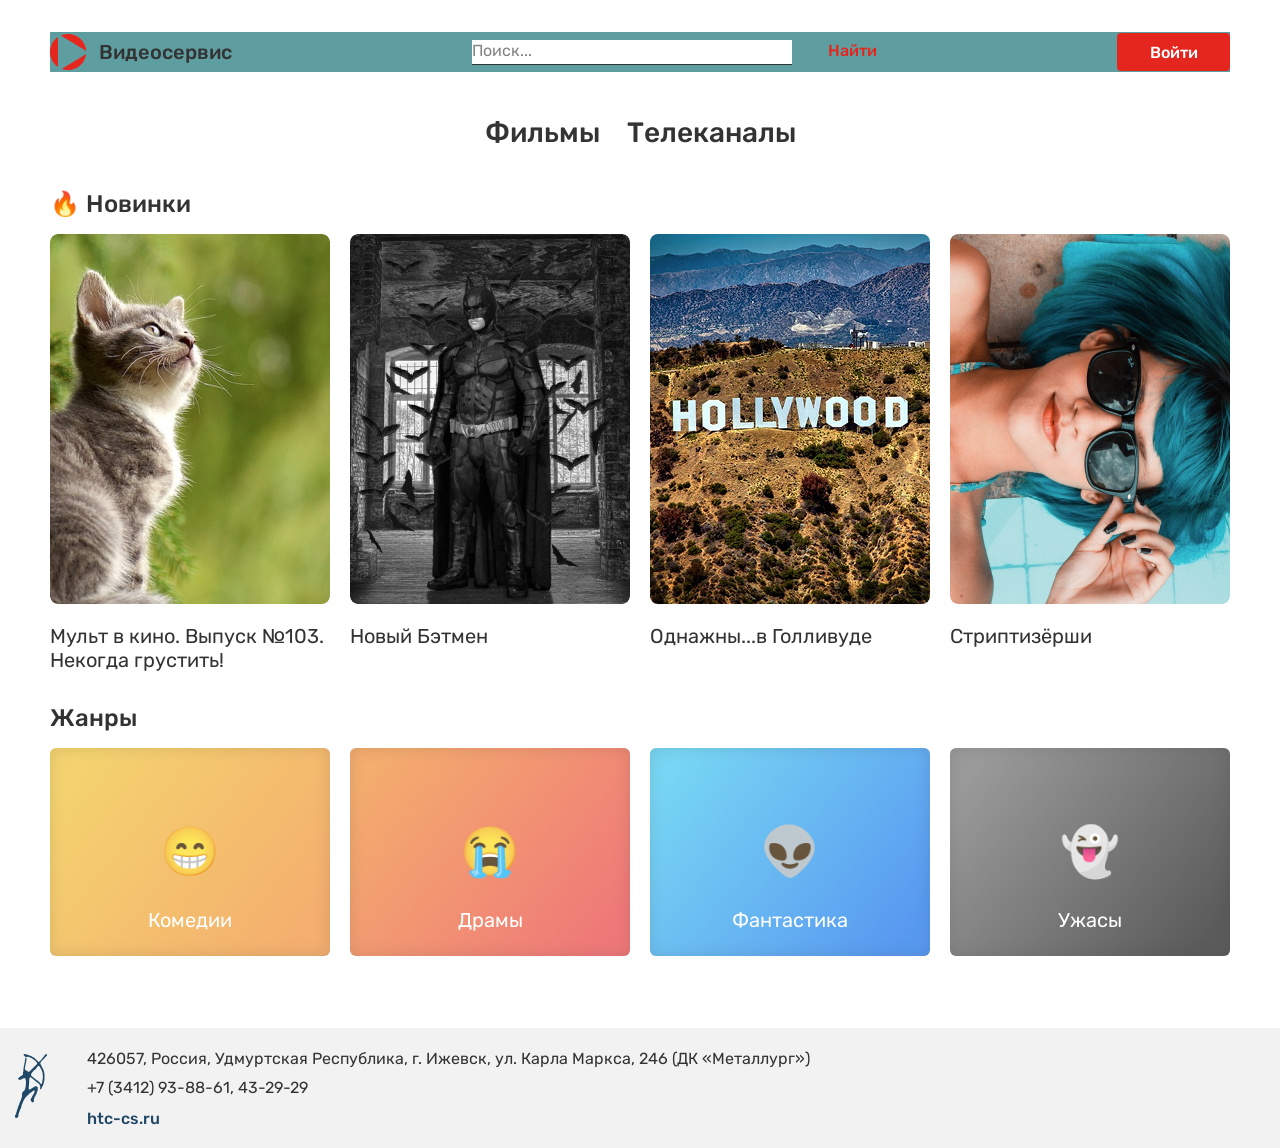
<file: index.html>
<!DOCTYPE html>
<html lang="ru">
<head>
    <meta charset="UTF-8">
    <meta name="viewport" content="width=device-width, initial-scale=1.0">
    <link rel="stylesheet" href="CSS/style.css">
    <title>Телевидение</title>
</head>
<body>
    <div class="container">
        <header class="header">
            <div class="header__logo">
                <img src="IMG/sign(2).png" alt="logo">
                <p class="header__logo-txt">Видеосервис</p>
            </div>
            <form>
                <input class="header__search-txt" type="text" placeholder="Поиск...">
                <input class="header__search-btn" type="button" value="Найти">
            </form>
            <form>
                <input class="header__auth-btn" type="button" value="Войти" onclick="window.location.href = 'registration.html';">
            </form>
        </header>
        
        
        <main>
            <nav class="nav">
                <a class="nav__a" href="index.html">Фильмы</a>
                <a class="nav__a" href="channel.html">Телеканалы</a>
            </nav>
            <div class="new">
                <p class="new__caption"> &#128293; Новинки</p>
                <div class="movies">
                  <div class="movies__item">
                    <img class="movies__item-img" src="IMG/picture(5).png" alt="mult about cat">
                    <p class="movies__item-p">Мульт в кино. Выпуск №103. Некогда грустить!</p>
                    <p class="movies__item-desc">Мультик про котенка</p>
                  </div>
                  <div class="movies__item">
                    <img class="movies__item-img" src="IMG/picture(6).png" alt="bat">
                    <p class="movies__item-p">Новый Бэтмен</p>
                    <p class="movies__item-desc">Фильм про Бэтмена</p>
                  </div>
                  <div class="movies__item">
                    <img class="movies__item-img" src="IMG/image(2).png" alt="hollywood">
                    <p class="movies__item-p">Однажны...в Голливуде</p>
                    <p class="movies__item-desc">Фильм повествует о череде событий, произошедших в Голливуде в 1969 году, на закате его «золотого века». Известный актер Рик Далтон и его дублер Клифф Бут пытаются найти свое место в стремительно меняющемся мире киноиндустрии.</p>
                  </div>
                  <div class="movies__item">
                    <img class="movies__item-img" src="IMG/picture(7).png" alt="strip">
                    <p class="movies__item-p">Стриптизёрши</p>
                    <p class="movies__item-desc">Фильм про стриптизёрш</p>
                  </div>
                </div>
               </div>


                <div class="ganres">
                    <p class="new__caption">Жанры</p>
                    <div class="ganres-gallery">
                        <div class="ganres-gallery__item comedy">
                            <p class="ganres-gallery__item-emj">&#128513;</p>
                            <p class="ganres-gallery__item-p">Комедии</p>
                        </div>
                        <div class="ganres-gallery__item dram">
                            <p class="ganres-gallery__item-emj">&#128557;</p>
                            <p class="ganres-gallery__item-p">Драмы</p>
                        </div>
                        <div class="ganres-gallery__item fant">
                            <p class="ganres-gallery__item-emj">&#128125;</p>
                            <p class="ganres-gallery__item-p">Фантастика</p>
                        </div>
                        <div class="ganres-gallery__item horror">
                            <p class="ganres-gallery__item-emj">&#128123;</p>
                            <p class="ganres-gallery__item-p">Ужасы</p>
                        </div>
                    </div>
                </div>
        </main>
        </div>

    <footer class="footer">
        <div class="footer-container ">
            <div class="footer__logo">
                <img src="IMG/Vector(5).png" alt="Стрелец">
            </div>   
            <div class="footer__info">
                <p class="footer__info-p">426057, Россия, Удмуртская Республика, г. Ижевск, ул. Карла Маркса, 246 (ДК «Металлург»)</p>
                <p class="footer__info-p">+7 (3412) 93-88-61, 43-29-29</p>
                <a href="#" class="footer__info-a">htc-cs.ru</a>
            </div>
        </div>
    </footer>
</body>
</html>
</file>
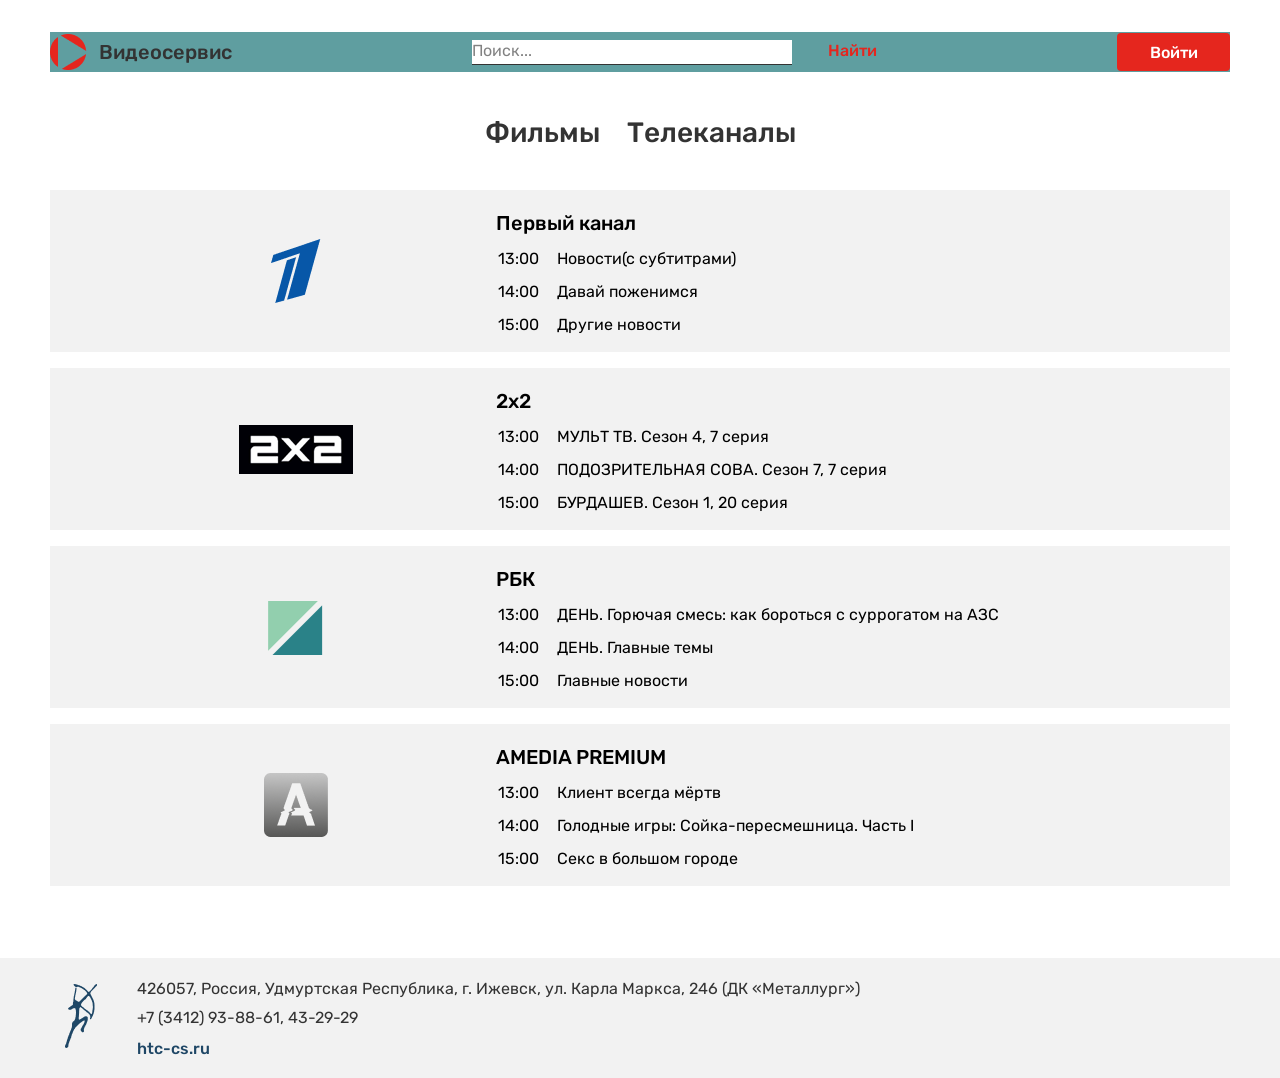
<file: channel.html>
<!DOCTYPE html>
<html lang="ru">
<head>
    <meta charset="UTF-8">
    <meta name="viewport" content="width=device-width, initial-scale=1.0">
    <link rel="stylesheet" href="CSS/style.css">
    <title>Телевидение</title>
</head>
<body>
    <div class="container">
        <header class="header">
            <div class="header__logo">
                <img src="IMG/sign(2).png" alt="logo">
                <p class="header__logo-txt">Видеосервис</p>
            </div>
            <form>
                <input class="header__search-txt" type="text" placeholder="Поиск...">
                <input class="header__search-btn" type="button" value="Найти">
            </form>
            <form>
                <input class="header__auth-btn" type="button" value="Войти" onclick="window.location.href = 'registration.html';">
            </form>
        </header>
        
        


        
        <main>
            <nav class="nav">
                <a class="nav__a" href="index.html">Фильмы</a>
                <a class="nav__a" href="channel.html">Телеканалы</a>
            </nav>
            <div class="scroll-cont">
            <div class="channels">
                <div class="channels__first">
                    <div class="channels__first-logo">
                        <img src="IMG/1st(1).png" alt="1 канал">
                    </div>
                    <div class="channels__first-text">
                        <p class="channels__first-text-zagolovok">Первый канал</p>
                        <table>
                            <tr>
                                <td class="channels__first-date">13:00</td>
                                <td class="channels__first-prog">Новости(с субтитрами)</td>
                                </tr>
                                 <tr>
                                <td class="channels__first-date">14:00</td>
                                <td class="channels__first-prog">Давай поженимся</td>
                                </tr>
                                 <tr>
                                <td class="channels__first-date">15:00</td>
                                <td class="channels__first-prog">Другие новости</td>
                                </tr>
                        </table>
                        </div>
                    </div>
                

                 <div class="channels__first">
                    <div class="channels__first-logo">
                        <img src="IMG/logo(1).png" alt="2x2">
                    </div>
                    <div class="channels__first-text">
                        <p class="channels__first-text-zagolovok">2x2</p>
                        <table>
                            <tr>
                                <td class="channels__first-date">13:00</td>
                                <td class="channels__first-prog">МУЛЬТ ТВ. Сезон 4, 7 серия</td>
                                </tr>
                                 <tr>
                                <td class="channels__first-date">14:00</td>
                                <td class="channels__first-prog">ПОДОЗРИТЕЛЬНАЯ СОВА. Сезон 7, 7 серия</td>
                                </tr>
                                 <tr>
                                <td class="channels__first-date">15:00</td>
                                <td class="channels__first-prog">БУРДАШЕВ. Сезон 1, 20 серия</td>
                                </tr>
                        </table>
                        </div>
                    </div>

                    <div class="channels__first">
                    <div class="channels__first-logo">
                        <img src="IMG/rbk.png" alt="РБК">
                    </div>
                    <div class="channels__first-text">
                        <p class="channels__first-text-zagolovok">РБК</p>
                        <table>
                            <tr>
                                <td class="channels__first-date">13:00</td>
                                <td class="channels__first-prog">ДЕНЬ. Горючая смесь: как бороться с суррогатом на АЗС</td>
                                </tr>
                                 <tr>
                                <td class="channels__first-date">14:00</td>
                                <td class="channels__first-prog">ДЕНЬ. Главные темы</td>
                                </tr>
                                 <tr>
                                <td class="channels__first-date">15:00</td>
                                <td class="channels__first-prog">Главные новости</td>
                                </tr>
                        </table>
                        </div>
                    </div>

                    <div class="channels__first">
                    <div class="channels__first-logo">
                        <img src="IMG/amed.png" alt="Amedia">
                    </div>
                    <div class="channels__first-text">
                        <p class="channels__first-text-zagolovok">AMEDIA PREMIUM</p>
                        <table>
                            <tr>
                                <td class="channels__first-date">13:00</td>
                                <td class="channels__first-prog">Клиент всегда мёртв</td>
                                </tr>
                                 <tr>
                                <td class="channels__first-date">14:00</td>
                                <td class="channels__first-prog">Голодные игры: Сойка-пересмешница. Часть I</td>
                                </tr>
                                 <tr>
                                <td class="channels__first-date">15:00</td>
                                <td class="channels__first-prog">Секс в большом городе</td>
                                </tr>
                        </table>
                        </div>
                    </div>

                    
                </div>
            </div>
            </main>
            </div>
            <footer class="footer">
        <div class="footer-container container">
            <div class="footer__logo">
                <img src="IMG/Vector(5).png" alt="Стрелец">
            </div>   
            <div class="footer__info">
                <p class="footer__info-p">426057, Россия, Удмуртская Республика, г. Ижевск, ул. Карла Маркса, 246 (ДК «Металлург»)</p>
                <p class="footer__info-p">+7 (3412) 93-88-61, 43-29-29</p>
                <a href="#" class="footer__info-a">htc-cs.ru</a>
            </div>
        </div>
    </footer>
</body>
</html>
</file>
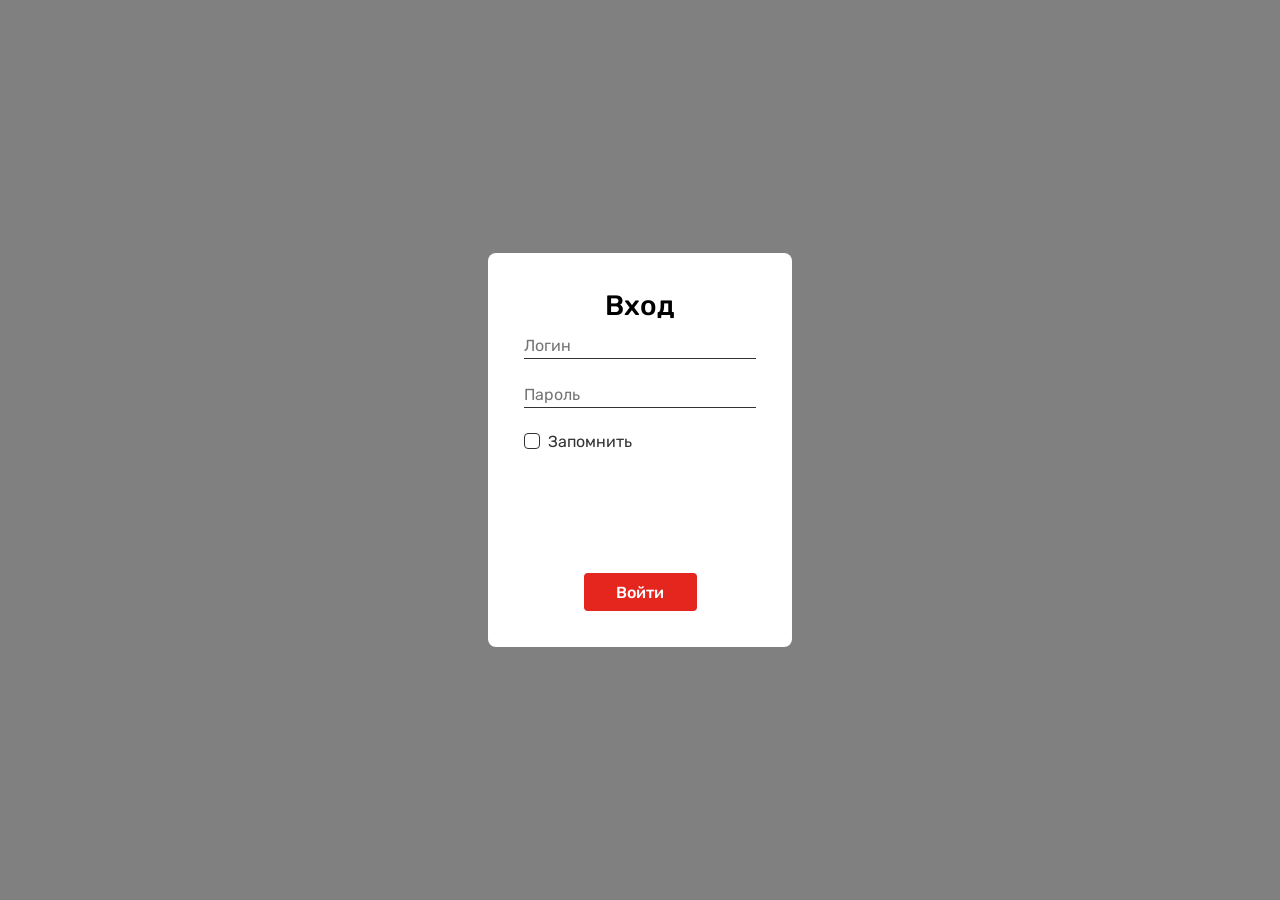
<file: registration.html>
<!DOCTYPE html>
<html lang="ru">
<head>
    <meta charset="UTF-8">
    <meta name="viewport" content="width=device-width, initial-scale=1.0">
    <link rel="stylesheet" href="CSS/style.css">
    <title>Телевидение</title>
</head>
   <div class="container__reg">
  <div class="registration">
    <div class="registration__txt">
      <p class="registration__txt-1">Вход</p>
    </div>
    <div class="inputs-block">
      <input type="text" class="registration__pole" placeholder="Логин">
      <input type="text" class="registration__pole" placeholder="Пароль">
      <div class="modal__login-checkbox">
        <label class="checkbox-wrapper">
          <input type="checkbox" id="check1" class="native-checkbox">
      
            <span class="checkmark">&#10004;</span>
          
          <span class="checkbox-text">Запомнить</span>
        </label>
      </div>
    </div>
    <div class="registration__button-block">
      <input type="button" class="registration__button" value="Войти">
    </div>
  </div>
</div>


</body>
</file>
<file: CSS/style.css>
*{
margin: 0;
padding: 0;
}

@font-face {
    font-family: Rubik-Medium;
    src: url(../FONTS/Rubik-Medium.ttf);
}
@font-face {
    font-family: Rubik-Regular;
    src: url(../FONTS/Rubik-Regular.ttf);
}
.container{
max-width: 1180px;
/* height: 100vh; */
/* background-color: bisque; */
margin: 0 auto;
}

.header{
height: 40px;
background-color: cadetblue;
margin-top: 32px;
display: flex;
justify-content: space-between;
align-items: center;
}

.header__logo{
display: flex;
align-items: center;
}

.header__logo-txt{
font-family: Rubik-Medium;
font-size: 20px;
color: #333333;
margin-left: 11.88px;
}

.header__search-txt{
width: 320px;
height: 25px;
border: none;
border-bottom: 1px #333333 solid;
color: #333333;
}

.header__search-txt::placeholder{
font-size: 16px;
color: #828282;
font-family:  Rubik-Regular;
}

.header__search-txt:focus{
outline: none;
}

.header__search-btn{
border: none;
background: none;
color: #E5261E;
font-family: Rubik-Medium;
font-size: 16px;
margin-left: 32px;
}

.header__auth-btn{
background: #E5261E;
border: none;
color: #FFFFFF;
font-family: Rubik-Medium;
font-size: 16px;
border-radius: 4px;
width: 113px;
height: 38px;
}

.header__auth-btn:hover{
background: #CC221B;}

.nav{
width: 311px;
margin: 44px auto 32px auto;
display: flex;
justify-content: space-between;
height: 42px;}

.nav__a{
font-family: Rubik-Medium;
color: #333333;
font-size: 28px;
text-decoration: none;
}

.nav__a:hover{
border-bottom: 2px #E5261E solid;
padding-bottom: 9px;
color: #E5261E;}

.new__caption{
color: #333333;
font-family: Rubik-Medium;
font-size: 24px;
margin-bottom: 16px;}

.movies__item-img{
border-radius: 8px;
margin-bottom: 16px;}

.movies__item-p{
font-family: Rubik-Regular;
font-size: 20px;
color: #333333;
}

.movies__item{
width: 280px;
position: relative;}

.movies__item-desc{
width: 280px;
height: 370px;
background-color: rgba(51, 51, 51, 0.8);
border-radius: 8px;
font-family: Rubik-Regular;
font-size: 16px;
color: #f2f2f2;
padding: 16px;
box-sizing: border-box;
line-height: 140%;
position: absolute;
top: 0px;
left: 0px;
opacity: 0;
}

.movies__item:hover .movies__item-desc{
opacity: 1;
cursor: pointer;}

.movies{
display: flex;
justify-content: space-between;}





.new{
margin-bottom: 32px;}

.ganres-gallery__item{
width: 280px;
height: 208px;
background: linear-gradient(127.83deg, #F2C94C 8.44%, #F29A4A 91.36%);
box-shadow: inset 0px 0px 16px rgba(0, 0, 0, 0.15);
border-radius: 6px;
display: flex;
justify-content: center;
align-items: center;
flex-direction: column;
position: relative;
opacity: 0.8;
}

.comedy{
background: linear-gradient(127.83deg, #F2C94C 8.44%, #F29A4A 91.36%);
}

.ganres-gallery__item-emj{
font-size: 48px;}

.ganres-gallery__item-p{
font-family: Rubik-Regular;
color: #ffffff;
font-size: 20px;
position: absolute;
top: 160px;}

.ganres-gallery__item:hover{
opacity: 1;
cursor: pointer;}

.ganres-gallery{
display: flex;
justify-content: space-between;
}

.dram{
background: linear-gradient(127.83deg, #F2994A 8.44%, #EB5757 91.36%);
opacity: 0.8;
box-shadow: inset 0px 0px 16px rgba(0, 0, 0, 0.15);
border-radius: 6px;
}

.fant{
background: linear-gradient(127.83deg, #56CCF2 8.44%, #2F80ED 91.36%);
opacity: 0.8;
box-shadow: inset 0px 0px 16px rgba(0, 0, 0, 0.15);
border-radius: 6px;
}

.horror{
background: linear-gradient(127.83deg, #828282 8.44%, #333333 91.36%);
opacity: 0.8;
box-shadow: inset 0px 0px 16px rgba(0, 0, 0, 0.15);
border-radius: 6px;
}







.footer {
    width: 100%;
    background-color: #f2f2f2;
    margin-top: 72px;
}

.footer-container {
    display: flex;
    align-items: center;
    height: 120px;
    margin: 0 auto;
    padding: 0 15px;
    box-sizing: border-box;
}

.footer__logo {
    margin-right: 40px;
    flex-shrink: 0;
}

.footer__info {
    display: flex;
    flex-direction: column;
}

.footer__info-p {
    font-family: Rubik-Regular;
    font-size: 16px;
    color: #333333;
    margin: 0;
    line-height: 1.4;
}

.footer__info-p:nth-child(2) {
    margin: 6px 0 10px 0;
}

.footer__info-a {
    font-family: Rubik-Medium;
    font-size: 16px;
    color: #1F4766;
    text-decoration: none;
}

.channels{
height: 696px;
display: flex;
flex-direction: column;
justify-content: space-between;
margin-bottom: 72px;
}

.channels__first{
    height: 162px;
    background-color: #F2F2F2;
    display: flex;
    justify-content: end;
}

.channels__first-logo{
width: 400px;
height: 162px;
display: flex;
align-items: center;
justify-content: center;}

.channels__first-text{
    width: 734px;
height: 162px;
background-color: #F2F2F2;
}

.channels__first-text-zagolovok{
font-family: Rubik-Medium;
font-size: 20px;
padding-top: 21px;}

.channels__first-date{
    font-family: Rubik-Regular;
    font-size: 16px;
    padding-top: 12px;
}

.channels__first-prog{
 font-family: Rubik-Regular;
    font-size: 16px;
    padding-left: 16px;
    padding-top: 12px;
}
 
.scroll-cont{
max-height: 696px;
overflow-y: auto; 
}

.scroll-cont::-webkit-scrollbar {
  width: 8px;
}

.scroll-cont::-webkit-scrollbar-track {
  background: #f1f1f1;
  border-radius: 4px;
}

.scroll-cont::-webkit-scrollbar-thumb {
  background: red;
  border-radius: 4px;
}

.scroll-cont::-webkit-scrollbar-thumb:hover {
  background: red;
}


.container__reg{
  display: flex;
  height: 100vh;
  background-color: gray;
  justify-content: center;
  align-items: center;
}

* {
  box-sizing: border-box;
}

.registration {
  width: 304px;
  height: 394px;
  border-radius: 8px;
  background-color: #ffffff;
  display: flex;
  flex-direction: column;
  justify-content: space-between; 
  padding: 36px;
}

.registration__txt-1 {
  font-family: Rubik-Medium;
  font-size: 28px;
  text-align: center;
  margin: 0;
}

.registration__pole {
  font-family: Rubik-Regular;
  font-size: 16px;
  color: #828282;
  width: 100%;
  height: 25px;
  border: none;
  border-bottom: 1px #333333 solid;
  margin-bottom: 24px;
}

.modal__login-checkbox {
  display: flex;
  align-items: center;
  gap: 8px;
  margin: 0;
}

.registration__button-block {
  display: flex;
  justify-content: flex-end; 
  margin: 0;
}

.registration__button {
  width: 113px;
  height: 38px;
  border-radius: 4px;
  background-color: #E5261E;
  font-family: Rubik-Medium;
  font-size: 16px;
  color: #ffffff;
  border: none;
}

.registration__button:hover {
  background-color: #CC221B;
}

.checkbox-wrapper {
  display: flex;
  align-items: center;
  gap: 8px;
  cursor: pointer;
  width: 100%;
  box-sizing: border-box;
}

.native-checkbox {
  position: absolute;
  opacity: 0;
  cursor: pointer;
  height: 0;
  width: 0;
  margin: 0;
  z-index: 2; 
}

.checkmark {
  height: 16px;
  width: 16px;
  background-color: #fff;
  border-radius: 4px;
  border: #333 solid 1px;
  cursor: pointer;
  display: flex;
  align-items: center;
  justify-content: center;
  flex-shrink: 0;
  z-index: 1;
  position: relative;
  color: transparent; 
}

.checkbox-text {
  font-family: Rubik-Regular;
  font-size: 16px;
  color: #333333;
  cursor: pointer;
  z-index: 0;
}

.native-checkbox:checked ~ .checkmark {
  background-color: #fff;
  border: #333 solid 1px;
  color: #E5261E;
}
/*
.native-checkbox:checked ~ .checkmark p {
  display: block;
}

.checkmark p {
  margin: 0;
  font-size: 13px;
  line-height: 1;
  display: none; 
  color: #E5261E;
}
*/
.registration__button:hover{
  background-color: #CC221B;
}

.registration__button-block{
  display: flex;
  justify-content: center;
  align-items: end;
  margin-top: 111px;
}




@media(max-width: 500px) {
  .container {
    max-width: 393px;
    width: 100%;
  }
  .header {
    flex-direction: row;
    margin-top: 12px;
  }
  .header .header__logo-txt {
    font-size: 12px;
  }
  .header .header__search-btn {
    font-size: 12px;
    margin-left: 0;
  }
  .header .header__search-txt::placeholder {
    font-size: 12px;
  }
  .header .header__search-txt {
    width: 120px;
  }
  .header .header__auth-btn {
    font-size: 12px;
    width: 50px;
    height: 20px;
  }

  .movies {
    flex-direction: column;
    align-items: center;
    gap: 30px;
  }
  .movies .movies__item-img {
    margin-bottom: 4px;
  }


    .footer-container {
        height: 200px; 
        display: flex;
        margin-top: 25px;
        padding: 24px 15px;
        gap: 16px;
        width: 100%;
    }

    .footer__logo {
        margin-right: 0;
        
    }

    .footer__info {
        width: 100%;
        text-align: center;
        align-items: center;
    }

    .footer__info-p {
        font-size: 14px;
    }



  .ganres {
    height: auto;
  }

  .ganres{
    flex-direction: column;
    flex-wrap: nowrap;
    align-items: center;
    gap: 16px;
  }

  .ganres-gallery {
    flex-direction: column;
    align-items: center;
    gap: 10px;
  }

  .new__caption {
    text-align: center;
  }
  .tel_item_logo {
    width: 200px;
  }
  .channels {
    width: 385px;
  }
  .channels__first-prog{
    font-size: 10px;
    text-align: left;
    padding-top: 10px;
  }
}
</file>
